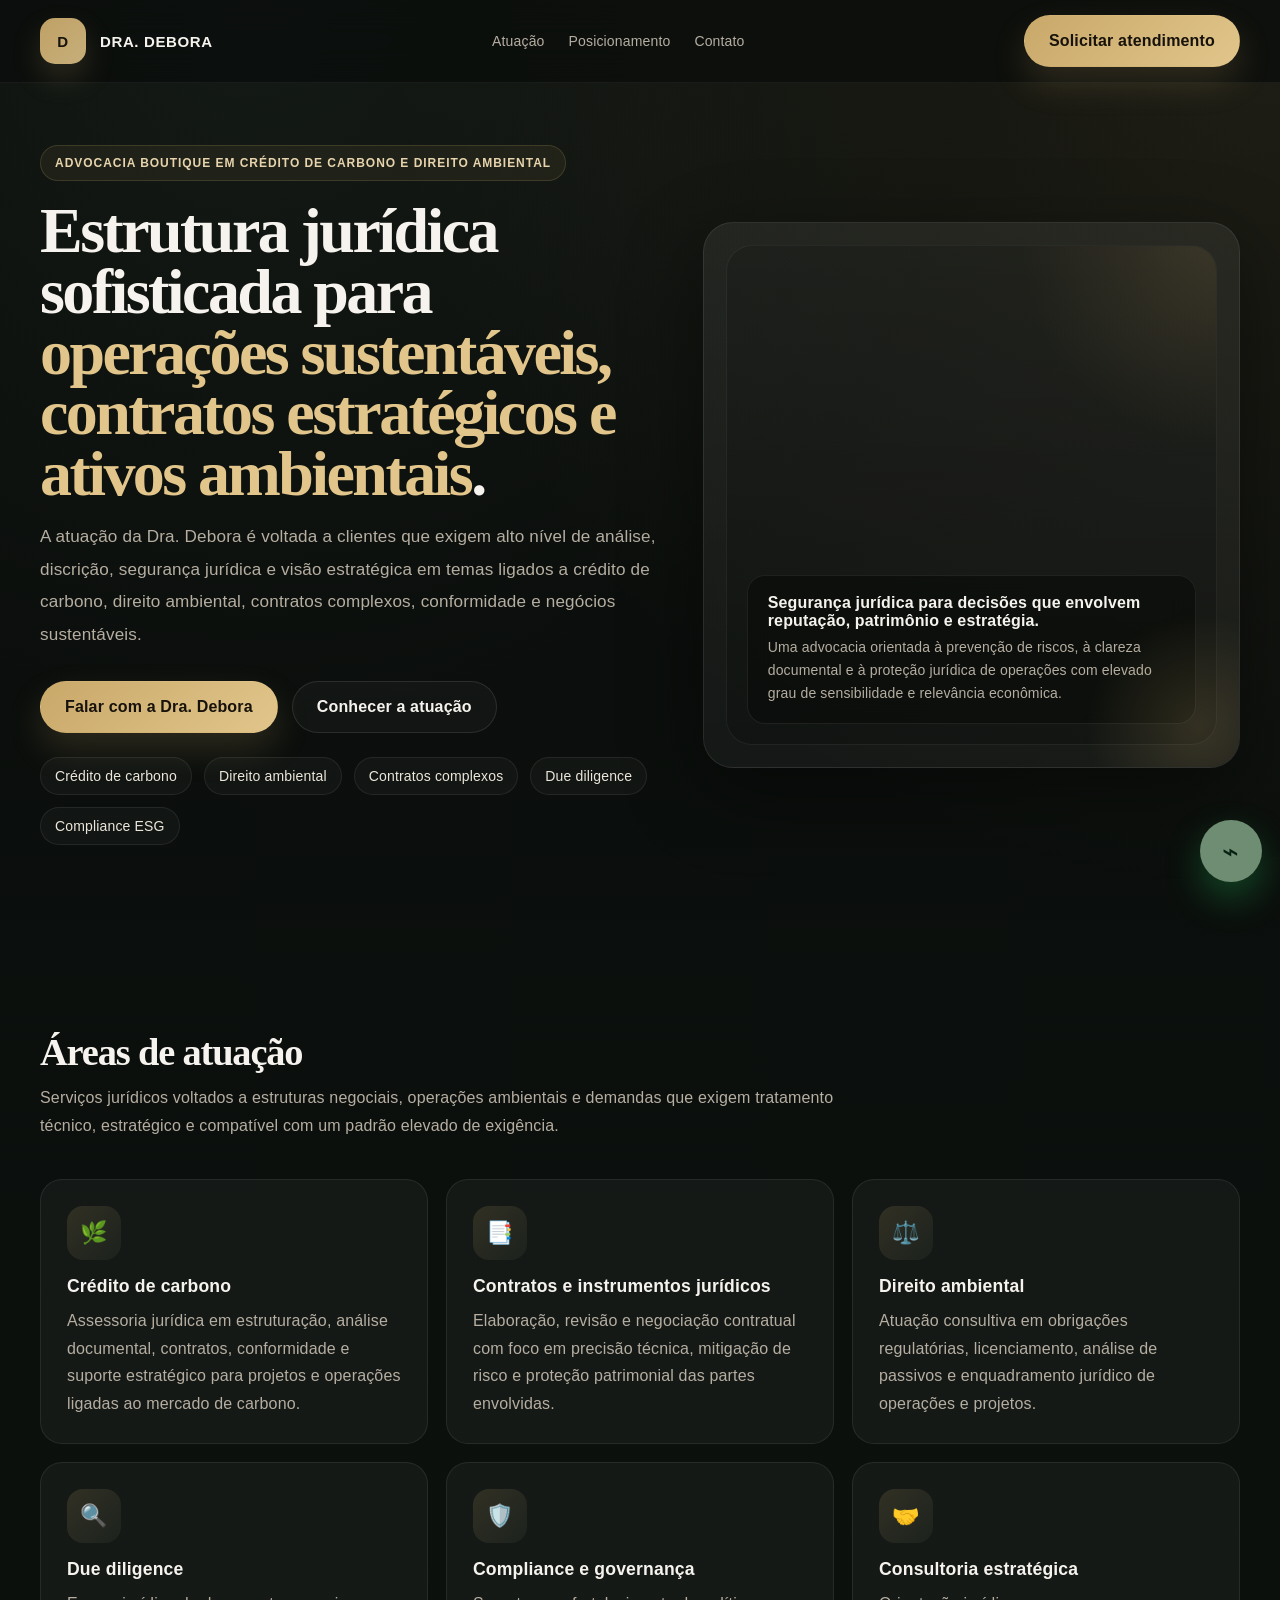
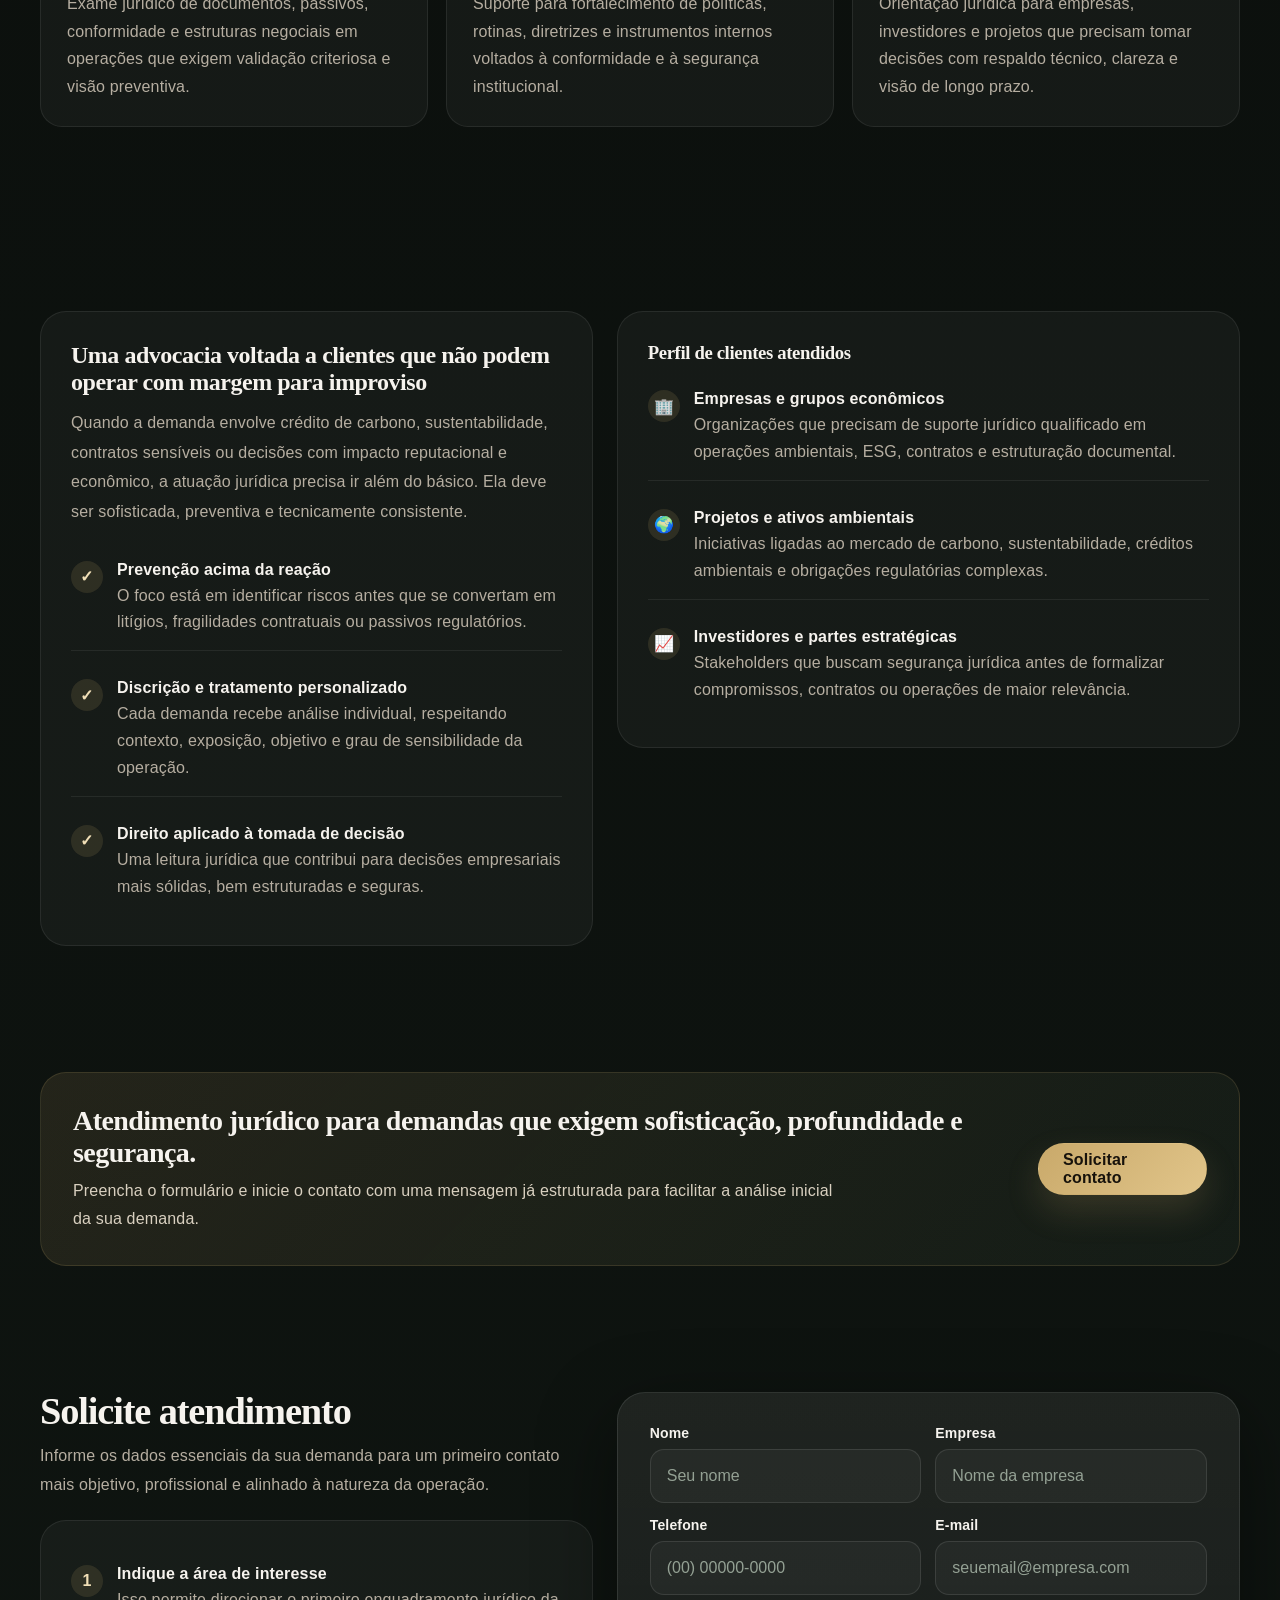
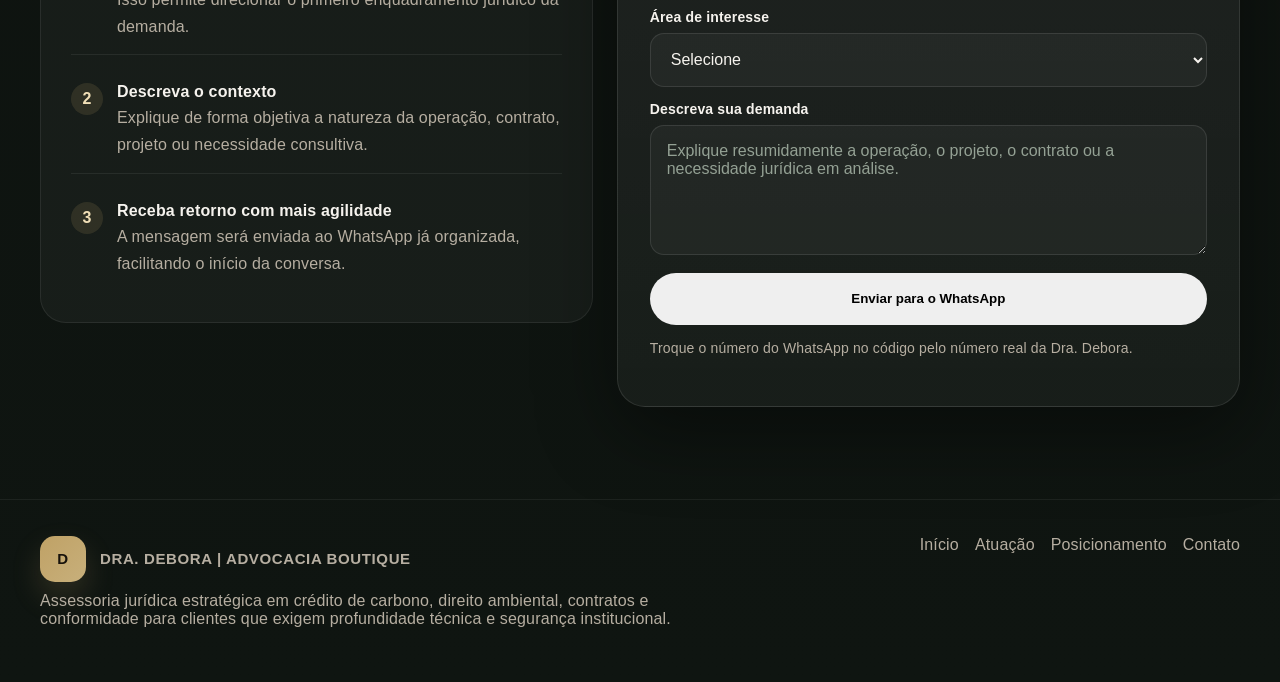
<file: creditocarbono.html>
<!DOCTYPE html>
<html lang="pt-BR">
<head>
  <meta charset="UTF-8" />
  <meta name="viewport" content="width=device-width, initial-scale=1.0" />
  <title>Dra. Debora | Advocacia Boutique em Crédito de Carbono e Direito Ambiental</title>
  <meta name="description" content="Advocacia boutique para clientes de alto padrão, empresas e projetos que exigem sofisticação, segurança jurídica e atuação estratégica em crédito de carbono, direito ambiental e contratos complexos." />
  <style>
    :root {
      --bg: #0a0d0b;
      --bg-2: #0f1511;
      --panel: rgba(255,255,255,.045);
      --panel-strong: rgba(255,255,255,.065);
      --text: #f6f3ee;
      --muted: #b6aea1;
      --gold: #c9a96a;
      --gold-2: #e1c58a;
      --green: #6e8d72;
      --line: rgba(255,255,255,.08);
      --shadow: 0 24px 80px rgba(0,0,0,.42);
      --radius-xl: 30px;
      --radius-lg: 22px;
      --radius-md: 16px;
      --max: 1200px;
    }

    * { box-sizing: border-box; }
    html { scroll-behavior: smooth; }
    body {
      margin: 0;
      font-family: Inter, Arial, sans-serif;
      color: var(--text);
      background:
        radial-gradient(circle at top right, rgba(201,169,106,.11), transparent 22%),
        radial-gradient(circle at 20% 0%, rgba(110,141,114,.10), transparent 18%),
        linear-gradient(180deg, var(--bg) 0%, var(--bg-2) 100%);
      letter-spacing: .01em;
    }

    a { color: inherit; text-decoration: none; }
    .container { width: min(calc(100% - 32px), var(--max)); margin: 0 auto; }
    .section { padding: 92px 0; }
    .section-sm { padding: 34px 0; }

    .topbar {
      position: sticky;
      top: 0;
      z-index: 50;
      backdrop-filter: blur(18px);
      background: rgba(10,13,11,.74);
      border-bottom: 1px solid rgba(255,255,255,.05);
    }

    nav {
      min-height: 82px;
      display: flex;
      align-items: center;
      justify-content: space-between;
      gap: 18px;
    }

    .logo {
      display: flex;
      align-items: center;
      gap: 14px;
      font-weight: 700;
      letter-spacing: .04em;
      text-transform: uppercase;
      font-size: .94rem;
    }

    .logo-mark {
      width: 46px;
      height: 46px;
      border-radius: 15px;
      display: grid;
      place-items: center;
      background: linear-gradient(135deg, rgba(201,169,106,.95), rgba(225,197,138,.88));
      color: #17120b;
      font-weight: 900;
      box-shadow: 0 14px 30px rgba(201,169,106,.18);
    }

    .nav-links {
      display: flex;
      gap: 24px;
      color: var(--muted);
      font-size: 14px;
    }

    .nav-links a:hover { color: var(--text); }

    .btn {
      display: inline-flex;
      align-items: center;
      justify-content: center;
      min-height: 52px;
      padding: 0 24px;
      border-radius: 999px;
      font-weight: 700;
      border: 1px solid transparent;
      cursor: pointer;
      transition: .25s ease;
    }

    .btn-gold {
      background: linear-gradient(135deg, var(--gold), var(--gold-2));
      color: #17120b;
      box-shadow: 0 16px 34px rgba(201,169,106,.18);
    }

    .btn-gold:hover { transform: translateY(-2px); }

    .btn-outline {
      background: rgba(255,255,255,.03);
      border-color: rgba(255,255,255,.1);
      color: var(--text);
    }

    .hero {
      padding: 62px 0 96px;
    }

    .hero-grid {
      display: grid;
      grid-template-columns: 1.08fr .92fr;
      gap: 32px;
      align-items: center;
    }

    .eyebrow {
      display: inline-flex;
      align-items: center;
      gap: 10px;
      padding: 10px 14px;
      border-radius: 999px;
      border: 1px solid rgba(201,169,106,.18);
      background: rgba(201,169,106,.08);
      color: #e7d4ad;
      font-size: 12px;
      font-weight: 700;
      letter-spacing: .08em;
      text-transform: uppercase;
    }

    .hero h1 {
      margin: 20px 0 16px;
      font-family: Georgia, "Times New Roman", serif;
      font-size: clamp(3rem, 5vw, 5.35rem);
      line-height: .95;
      letter-spacing: -0.04em;
      max-width: 820px;
      font-weight: 700;
    }

    .hero h1 span { color: var(--gold-2); }

    .hero p {
      margin: 0;
      max-width: 700px;
      color: var(--muted);
      font-size: 1.07rem;
      line-height: 1.9;
    }

    .hero-actions, .hero-tags {
      display: flex;
      flex-wrap: wrap;
      gap: 14px;
    }

    .hero-actions { margin-top: 30px; }
    .hero-tags { margin-top: 24px; gap: 12px; }

    .tag {
      padding: 10px 14px;
      border-radius: 999px;
      border: 1px solid rgba(255,255,255,.08);
      background: rgba(255,255,255,.03);
      color: #ece6da;
      font-size: 14px;
    }

    .glass, .card {
      background: linear-gradient(180deg, var(--panel-strong), var(--panel));
      border: 1px solid var(--line);
      border-radius: var(--radius-xl);
      box-shadow: var(--shadow);
    }

    .hero-card {
      padding: 22px;
      position: relative;
      overflow: hidden;
    }

    .hero-card::after {
      content: "";
      position: absolute;
      width: 240px;
      height: 240px;
      right: -80px;
      bottom: -80px;
      background: radial-gradient(circle, rgba(201,169,106,.18), transparent 68%);
      pointer-events: none;
    }

    .lux-visual {
      min-height: 500px;
      border-radius: 26px;
      background:
        linear-gradient(180deg, rgba(10,13,11,.18), rgba(10,13,11,.34)),
        url('https://images.unsplash.com/photo-1450101499163-c8848c66ca85?auto=format&fit=crop&w=1400&q=80') center/cover;
      position: relative;
      border: 1px solid rgba(255,255,255,.06);
      overflow: hidden;
    }

    .lux-visual::before {
      content: "";
      position: absolute;
      inset: 0;
      background: radial-gradient(circle at top right, rgba(201,169,106,.14), transparent 28%);
    }

    .floating-note {
      position: absolute;
      left: 20px;
      right: 20px;
      bottom: 20px;
      padding: 18px 20px;
      border-radius: 18px;
      background: rgba(10,13,11,.72);
      border: 1px solid rgba(255,255,255,.08);
      backdrop-filter: blur(12px);
    }

    .floating-note strong {
      display: block;
      margin-bottom: 6px;
      font-size: 1rem;
      color: var(--accent);
    }

    .floating-note span {
      color: var(--muted);
      line-height: 1.65;
      font-size: 14px;
    }

    .section-head {
      max-width: 800px;
      margin-bottom: 38px;
    }

    .section-head h2 {
      margin: 0 0 12px;
      font-family: Georgia, "Times New Roman", serif;
      font-size: clamp(2.1rem, 3vw, 3.35rem);
      line-height: 1;
      letter-spacing: -0.03em;
      font-weight: 700;
    }

    .section-head p {
      margin: 0;
      color: var(--muted);
      line-height: 1.8;
    }

    .grid-3 {
      display: grid;
      grid-template-columns: repeat(3, 1fr);
      gap: 18px;
    }

    .service-card {
      padding: 26px;
      border-radius: var(--radius-lg);
      background: rgba(255,255,255,.04);
      border: 1px solid rgba(255,255,255,.08);
      transition: .25s ease;
    }

    .service-card:hover {
      transform: translateY(-4px);
      border-color: rgba(201,169,106,.22);
    }

    .service-icon {
      width: 54px;
      height: 54px;
      border-radius: 16px;
      display: grid;
      place-items: center;
      margin-bottom: 16px;
      background: linear-gradient(135deg, rgba(201,169,106,.16), rgba(110,141,114,.08));
      color: #f1dfb7;
      font-size: 22px;
    }

    .service-card h3 {
      margin: 0 0 10px;
      font-size: 1.1rem;
      color: var(--text);
    }

    .service-card p {
      margin: 0;
      color: var(--muted);
      line-height: 1.72;
    }

    .split {
      display: grid;
      grid-template-columns: .94fr 1.06fr;
      gap: 24px;
      align-items: start;
    }

    .panel {
      padding: 30px;
      border-radius: 26px;
      background: rgba(255,255,255,.04);
      border: 1px solid rgba(255,255,255,.08);
    }

    .panel h2, .panel h3 {
      margin: 0 0 12px;
      font-family: Georgia, "Times New Roman", serif;
      letter-spacing: -0.02em;
      font-weight: 700;
    }

    .panel p.lead {
      margin: 0;
      color: var(--muted);
      line-height: 1.85;
    }

    .list {
      display: grid;
      gap: 14px;
      margin-top: 20px;
    }

    .list-item {
      display: flex;
      gap: 14px;
      padding: 14px 0;
      border-bottom: 1px solid rgba(255,255,255,.07);
    }

    .list-item:last-child { border-bottom: 0; }

    .list-icon {
      width: 32px;
      height: 32px;
      flex: 0 0 32px;
      border-radius: 999px;
      display: grid;
      place-items: center;
      background: rgba(201,169,106,.14);
      color: #f1dfb7;
      font-weight: 700;
    }

    .list-item h4 { margin: 0 0 4px; }
    .list-item p { margin: 0; color: var(--muted); line-height: 1.68; }

    .quote-band {
      padding: 32px;
      border-radius: 26px;
      background: linear-gradient(135deg, rgba(201,169,106,.12), rgba(110,141,114,.08));
      border: 1px solid rgba(201,169,106,.16);
      display: flex;
      align-items: center;
      justify-content: space-between;
      gap: 18px;
    }

    .quote-band h3 {
      margin: 0 0 8px;
      font-family: Georgia, "Times New Roman", serif;
      font-size: 1.75rem;
      letter-spacing: -0.02em;
    }

    .quote-band p {
      margin: 0;
      color: #d9d0c0;
      line-height: 1.75;
      max-width: 760px;
    }

    .form-card {
      padding: 32px;
      border-radius: 28px;
      background: linear-gradient(180deg, rgba(255,255,255,.07), rgba(255,255,255,.04));
      border: 1px solid rgba(255,255,255,.1);
      box-shadow: var(--shadow);
    }

    .form-grid {
      display: grid;
      grid-template-columns: repeat(2, 1fr);
      gap: 14px;
    }

    .field, .field-full {
      display: flex;
      flex-direction: column;
      gap: 8px;
    }

    .field-full { grid-column: 1 / -1; }

    label {
      font-size: 14px;
      color: var(--text);
      font-weight: 600;
    }

    input, select, textarea {
      width: 100%;
      min-height: 54px;
      border-radius: 14px;
      border: 1px solid rgba(255,255,255,.1);
      background: rgba(255,255,255,.04);
      color: var(--text);
      padding: 0 16px;
      outline: none;
      font: inherit;
    }

    textarea {
      min-height: 130px;
      resize: vertical;
      padding: 16px;
    }

    input::placeholder, textarea::placeholder { color: #94a194; }

    input:focus, select:focus, textarea:focus {
      border-color: rgba(201,169,106,.55);
      box-shadow: 0 0 0 4px rgba(201,169,106,.11);
    }

    .form-note {
      margin-top: 12px;
      color: var(--muted);
      font-size: 14px;
      line-height: 1.65;
    }

    footer {
      padding: 36px 0 54px;
      border-top: 1px solid rgba(255,255,255,.06);
      color: var(--muted);
    }

    .footer-grid {
      display: grid;
      grid-template-columns: 1.2fr .8fr;
      gap: 20px;
      align-items: start;
    }

    .footer-links {
      display: flex;
      flex-wrap: wrap;
      justify-content: flex-end;
      gap: 10px 16px;
    }

    .float-whats {
      position: fixed;
      right: 18px;
      bottom: 18px;
      z-index: 50;
      width: 62px;
      height: 62px;
      border-radius: 999px;
      display: grid;
      place-items: center;
      background: var(--green);
      color: #082012;
      font-size: 28px;
      box-shadow: 0 16px 36px rgba(37,211,102,.28);
    }

    @media (max-width: 1080px) {
      .hero-grid, .split, .footer-grid { grid-template-columns: 1fr; }
      .grid-3 { grid-template-columns: repeat(2, 1fr); }
    }

    @media (max-width: 760px) {
      .nav-links { display: none; }
      .grid-3, .form-grid { grid-template-columns: 1fr; }
      .quote-band { flex-direction: column; align-items: flex-start; }
      .hero h1 { letter-spacing: -0.03em; }
      .section { padding: 70px 0; }
      .form-card, .panel, .hero-card { padding: 22px; }
      .footer-links { justify-content: flex-start; }
    }
  </style>
</head>
<body>
  <header class="topbar">
    <div class="container">
      <nav>
        <a href="#inicio" class="logo">
          <span class="logo-mark">D</span>
          <span>Dra. Debora</span>
        </a>

        <div class="nav-links">
          <a href="#atuacao">Atuação</a>
          <a href="#posicionamento">Posicionamento</a>
          <a href="#contato">Contato</a>
        </div>

        <a href="#contato" class="btn btn-gold">Solicitar atendimento</a>
      </nav>
    </div>
  </header>

  <main>
    <section class="hero" id="inicio">
      <div class="container hero-grid">
        <div>
          <span class="eyebrow">Advocacia boutique em crédito de carbono e direito ambiental</span>
          <h1>Estrutura jurídica sofisticada para <span>operações sustentáveis, contratos estratégicos e ativos ambientais</span>.</h1>
          <p>
            A atuação da Dra. Debora é voltada a clientes que exigem alto nível de análise, discrição, segurança jurídica e visão estratégica em temas ligados a crédito de carbono, direito ambiental, contratos complexos, conformidade e negócios sustentáveis.
          </p>

          <div class="hero-actions">
            <a href="#contato" class="btn btn-gold">Falar com a Dra. Debora</a>
            <a href="#atuacao" class="btn btn-outline">Conhecer a atuação</a>
          </div>

          <div class="hero-tags">
            <span class="tag">Crédito de carbono</span>
            <span class="tag">Direito ambiental</span>
            <span class="tag">Contratos complexos</span>
            <span class="tag">Due diligence</span>
            <span class="tag">Compliance ESG</span>
          </div>
        </div>

        <div class="glass hero-card">
          <div class="lux-visual">
            <div class="floating-note">
              <strong>Segurança jurídica para decisões que envolvem reputação, patrimônio e estratégia.</strong>
              <span>Uma advocacia orientada à prevenção de riscos, à clareza documental e à proteção jurídica de operações com elevado grau de sensibilidade e relevância econômica.</span>
            </div>
          </div>
        </div>
      </div>
    </section>

    <section class="section" id="atuacao">
      <div class="container">
        <div class="section-head">
          <h2>Áreas de atuação</h2>
          <p>Serviços jurídicos voltados a estruturas negociais, operações ambientais e demandas que exigem tratamento técnico, estratégico e compatível com um padrão elevado de exigência.</p>
        </div>

        <div class="grid-3">
          <article class="service-card">
            <div class="service-icon">🌿</div>
            <h3>Crédito de carbono</h3>
            <p>Assessoria jurídica em estruturação, análise documental, contratos, conformidade e suporte estratégico para projetos e operações ligadas ao mercado de carbono.</p>
          </article>

          <article class="service-card">
            <div class="service-icon">📑</div>
            <h3>Contratos e instrumentos jurídicos</h3>
            <p>Elaboração, revisão e negociação contratual com foco em precisão técnica, mitigação de risco e proteção patrimonial das partes envolvidas.</p>
          </article>

          <article class="service-card">
            <div class="service-icon">⚖️</div>
            <h3>Direito ambiental</h3>
            <p>Atuação consultiva em obrigações regulatórias, licenciamento, análise de passivos e enquadramento jurídico de operações e projetos.</p>
          </article>

          <article class="service-card">
            <div class="service-icon">🔍</div>
            <h3>Due diligence</h3>
            <p>Exame jurídico de documentos, passivos, conformidade e estruturas negociais em operações que exigem validação criteriosa e visão preventiva.</p>
          </article>

          <article class="service-card">
            <div class="service-icon">🛡️</div>
            <h3>Compliance e governança</h3>
            <p>Suporte para fortalecimento de políticas, rotinas, diretrizes e instrumentos internos voltados à conformidade e à segurança institucional.</p>
          </article>

          <article class="service-card">
            <div class="service-icon">🤝</div>
            <h3>Consultoria estratégica</h3>
            <p>Orientação jurídica para empresas, investidores e projetos que precisam tomar decisões com respaldo técnico, clareza e visão de longo prazo.</p>
          </article>
        </div>
      </div>
    </section>

    <section class="section" id="posicionamento">
      <div class="container split">
        <div class="panel">
          <h2>Uma advocacia voltada a clientes que não podem operar com margem para improviso</h2>
          <p class="lead">Quando a demanda envolve crédito de carbono, sustentabilidade, contratos sensíveis ou decisões com impacto reputacional e econômico, a atuação jurídica precisa ir além do básico. Ela deve ser sofisticada, preventiva e tecnicamente consistente.</p>

          <div class="list">
            <div class="list-item">
              <div class="list-icon">✓</div>
              <div>
                <h4>Prevenção acima da reação</h4>
                <p>O foco está em identificar riscos antes que se convertam em litígios, fragilidades contratuais ou passivos regulatórios.</p>
              </div>
            </div>
            <div class="list-item">
              <div class="list-icon">✓</div>
              <div>
                <h4>Discrição e tratamento personalizado</h4>
                <p>Cada demanda recebe análise individual, respeitando contexto, exposição, objetivo e grau de sensibilidade da operação.</p>
              </div>
            </div>
            <div class="list-item">
              <div class="list-icon">✓</div>
              <div>
                <h4>Direito aplicado à tomada de decisão</h4>
                <p>Uma leitura jurídica que contribui para decisões empresariais mais sólidas, bem estruturadas e seguras.</p>
              </div>
            </div>
          </div>
        </div>

        <div class="panel">
          <h3>Perfil de clientes atendidos</h3>
          <div class="list" style="margin-top:0;">
            <div class="list-item">
              <div class="list-icon">🏢</div>
              <div>
                <h4>Empresas e grupos econômicos</h4>
                <p>Organizações que precisam de suporte jurídico qualificado em operações ambientais, ESG, contratos e estruturação documental.</p>
              </div>
            </div>
            <div class="list-item">
              <div class="list-icon">🌍</div>
              <div>
                <h4>Projetos e ativos ambientais</h4>
                <p>Iniciativas ligadas ao mercado de carbono, sustentabilidade, créditos ambientais e obrigações regulatórias complexas.</p>
              </div>
            </div>
            <div class="list-item">
              <div class="list-icon">📈</div>
              <div>
                <h4>Investidores e partes estratégicas</h4>
                <p>Stakeholders que buscam segurança jurídica antes de formalizar compromissos, contratos ou operações de maior relevância.</p>
              </div>
            </div>
          </div>
        </div>
      </div>
    </section>

    <section class="section-sm">
      <div class="container">
        <div class="quote-band">
          <div>
            <h3>Atendimento jurídico para demandas que exigem sofisticação, profundidade e segurança.</h3>
            <p>Preencha o formulário e inicie o contato com uma mensagem já estruturada para facilitar a análise inicial da sua demanda.</p>
          </div>
          <a href="#contato" class="btn btn-gold">Solicitar contato</a>
        </div>
      </div>
    </section>

    <section class="section" id="contato">
      <div class="container split">
        <div>
          <div class="section-head" style="margin-bottom:20px;">
            <h2>Solicite atendimento</h2>
            <p>Informe os dados essenciais da sua demanda para um primeiro contato mais objetivo, profissional e alinhado à natureza da operação.</p>
          </div>

          <div class="panel">
            <div class="list" style="margin-top:0;">
              <div class="list-item">
                <div class="list-icon">1</div>
                <div>
                  <h4>Indique a área de interesse</h4>
                  <p>Isso permite direcionar o primeiro enquadramento jurídico da demanda.</p>
                </div>
              </div>
              <div class="list-item">
                <div class="list-icon">2</div>
                <div>
                  <h4>Descreva o contexto</h4>
                  <p>Explique de forma objetiva a natureza da operação, contrato, projeto ou necessidade consultiva.</p>
                </div>
              </div>
              <div class="list-item">
                <div class="list-icon">3</div>
                <div>
                  <h4>Receba retorno com mais agilidade</h4>
                  <p>A mensagem será enviada ao WhatsApp já organizada, facilitando o início da conversa.</p>
                </div>
              </div>
            </div>
          </div>
        </div>

        <div class="form-card">
          <form id="deboraForm">
            <div class="form-grid">
              <div class="field">
                <label for="nome">Nome</label>
                <input type="text" id="nome" placeholder="Seu nome" required />
              </div>

              <div class="field">
                <label for="empresa">Empresa</label>
                <input type="text" id="empresa" placeholder="Nome da empresa" />
              </div>

              <div class="field">
                <label for="telefone">Telefone</label>
                <input type="tel" id="telefone" placeholder="(00) 00000-0000" required />
              </div>

              <div class="field">
                <label for="email">E-mail</label>
                <input type="email" id="email" placeholder="seuemail@empresa.com" />
              </div>

              <div class="field field-full">
                <label for="area">Área de interesse</label>
                <select id="area" required>
                  <option value="">Selecione</option>
                  <option value="Crédito de carbono">Crédito de carbono</option>
                  <option value="Contratos">Contratos</option>
                  <option value="Direito ambiental">Direito ambiental</option>
                  <option value="Due diligence">Due diligence</option>
                  <option value="Compliance e governança">Compliance e governança</option>
                  <option value="Consultoria estratégica">Consultoria estratégica</option>
                </select>
              </div>

              <div class="field field-full">
                <label for="demanda">Descreva sua demanda</label>
                <textarea id="demanda" placeholder="Explique resumidamente a operação, o projeto, o contrato ou a necessidade jurídica em análise." required></textarea>
              </div>
            </div>

            <button type="submit" class="btn btn-whats" style="width:100%; margin-top:18px;">Enviar para o WhatsApp</button>
            <p class="form-note">Troque o número do WhatsApp no código pelo número real da Dra. Debora.</p>
          </form>
        </div>
      </div>
    </section>
  </main>

  <footer>
    <div class="container footer-grid">
      <div>
        <div class="logo" style="margin-bottom:10px;">
          <span class="logo-mark">D</span>
          <span>Dra. Debora | Advocacia Boutique</span>
        </div>
        <p style="margin:0; max-width:640px;">Assessoria jurídica estratégica em crédito de carbono, direito ambiental, contratos e conformidade para clientes que exigem profundidade técnica e segurança institucional.</p>
      </div>
      <div class="footer-links">
        <a href="#inicio">Início</a>
        <a href="#atuacao">Atuação</a>
        <a href="#posicionamento">Posicionamento</a>
        <a href="#contato">Contato</a>
      </div>
    </div>
  </footer>

  <a class="float-whats" href="https://wa.me/5500000000000?text=Olá!%20Gostaria%20de%20falar%20sobre%20assessoria%20jurídica%20em%20crédito%20de%20carbono." target="_blank" rel="noopener noreferrer" aria-label="WhatsApp">⌁</a>

  <script>
    const form = document.getElementById('deboraForm');

    form.addEventListener('submit', function (e) {
      e.preventDefault();

      const nome = document.getElementById('nome').value.trim();
      const empresa = document.getElementById('empresa').value.trim();
      const telefone = document.getElementById('telefone').value.trim();
      const email = document.getElementById('email').value.trim();
      const area = document.getElementById('area').value;
      const demanda = document.getElementById('demanda').value.trim();

      const mensagem = `Olá! Gostaria de atendimento jurídico:%0A%0A` +
        `Nome: ${nome}%0A` +
        `Empresa: ${empresa || '-'}%0A` +
        `Telefone: ${telefone}%0A` +
        `E-mail: ${email || '-'}%0A` +
        `Área de interesse: ${area}%0A` +
        `Demanda: ${demanda}%0A`;

      const numero = '5500000000000';
      const url = `https://wa.me/${numero}?text=${mensagem}`;
      window.open(url, '_blank');
    });
  </script>
</body>
</html>
</file>
